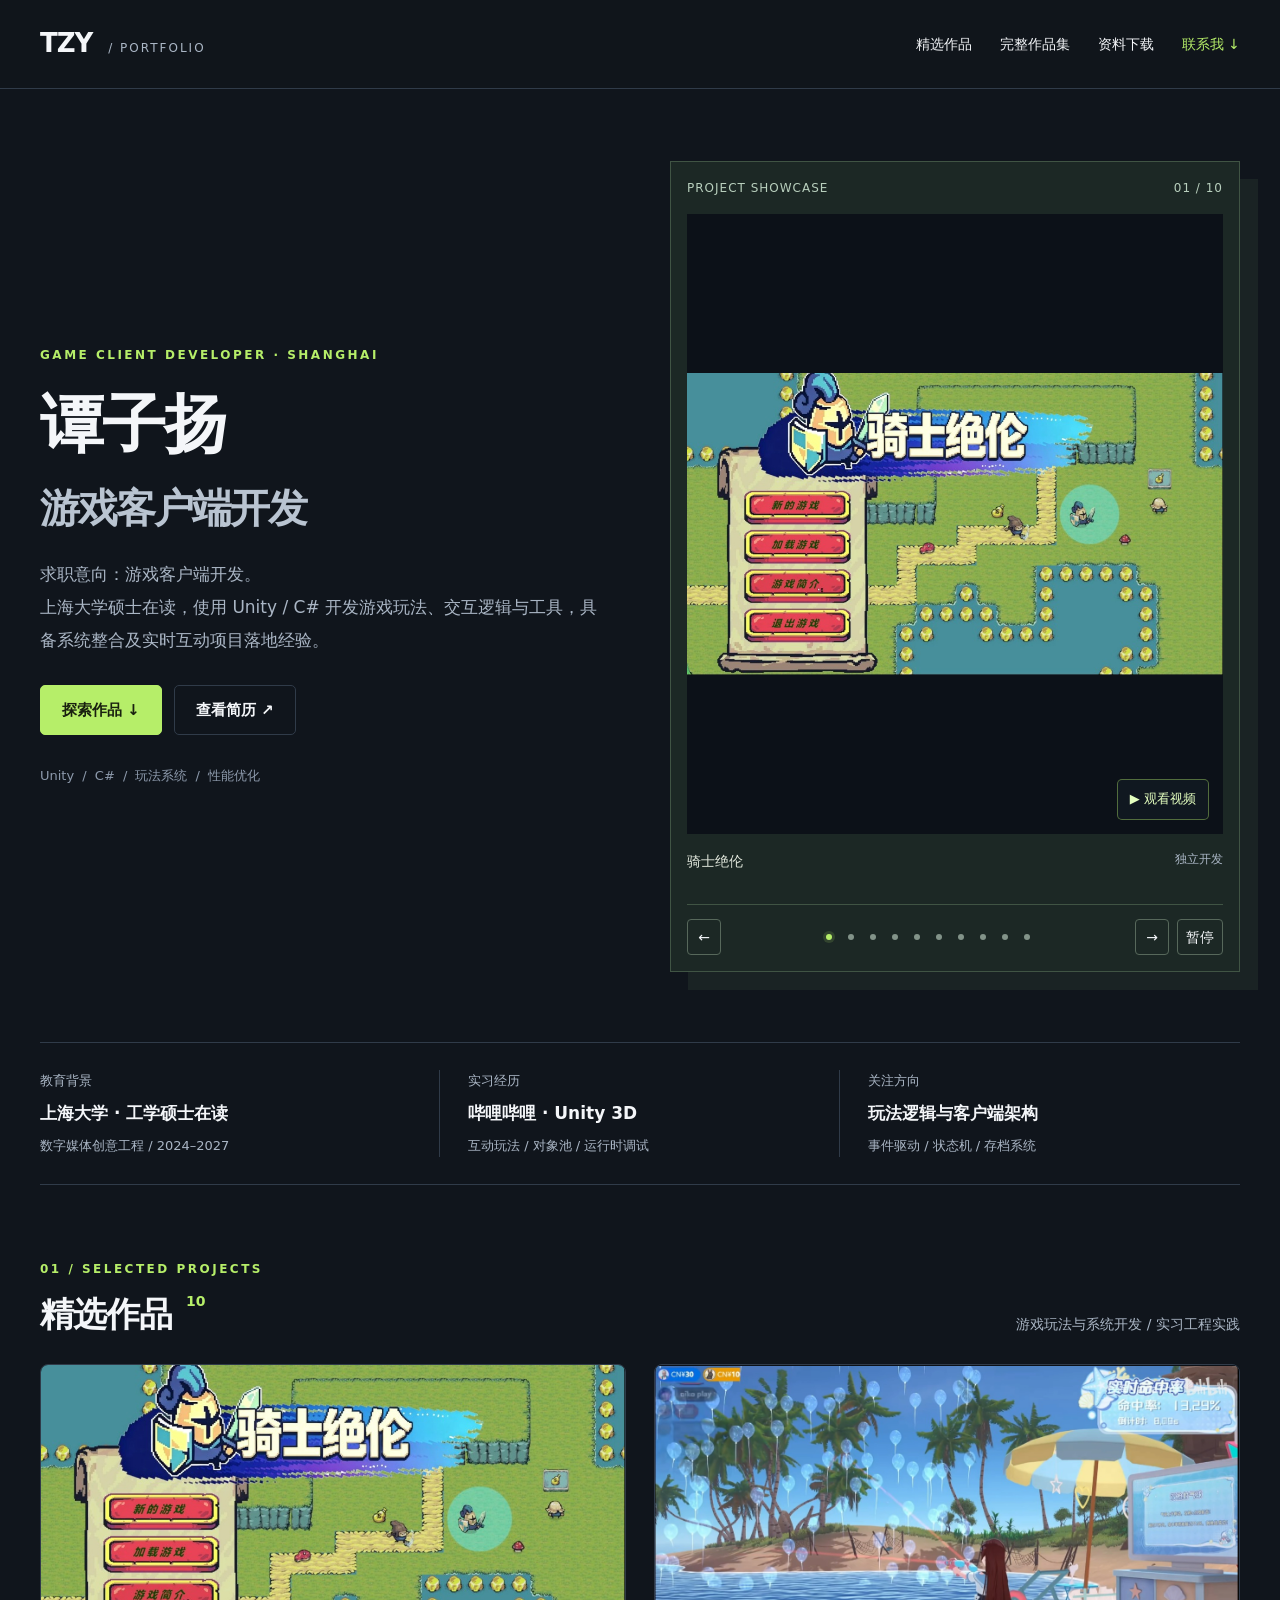
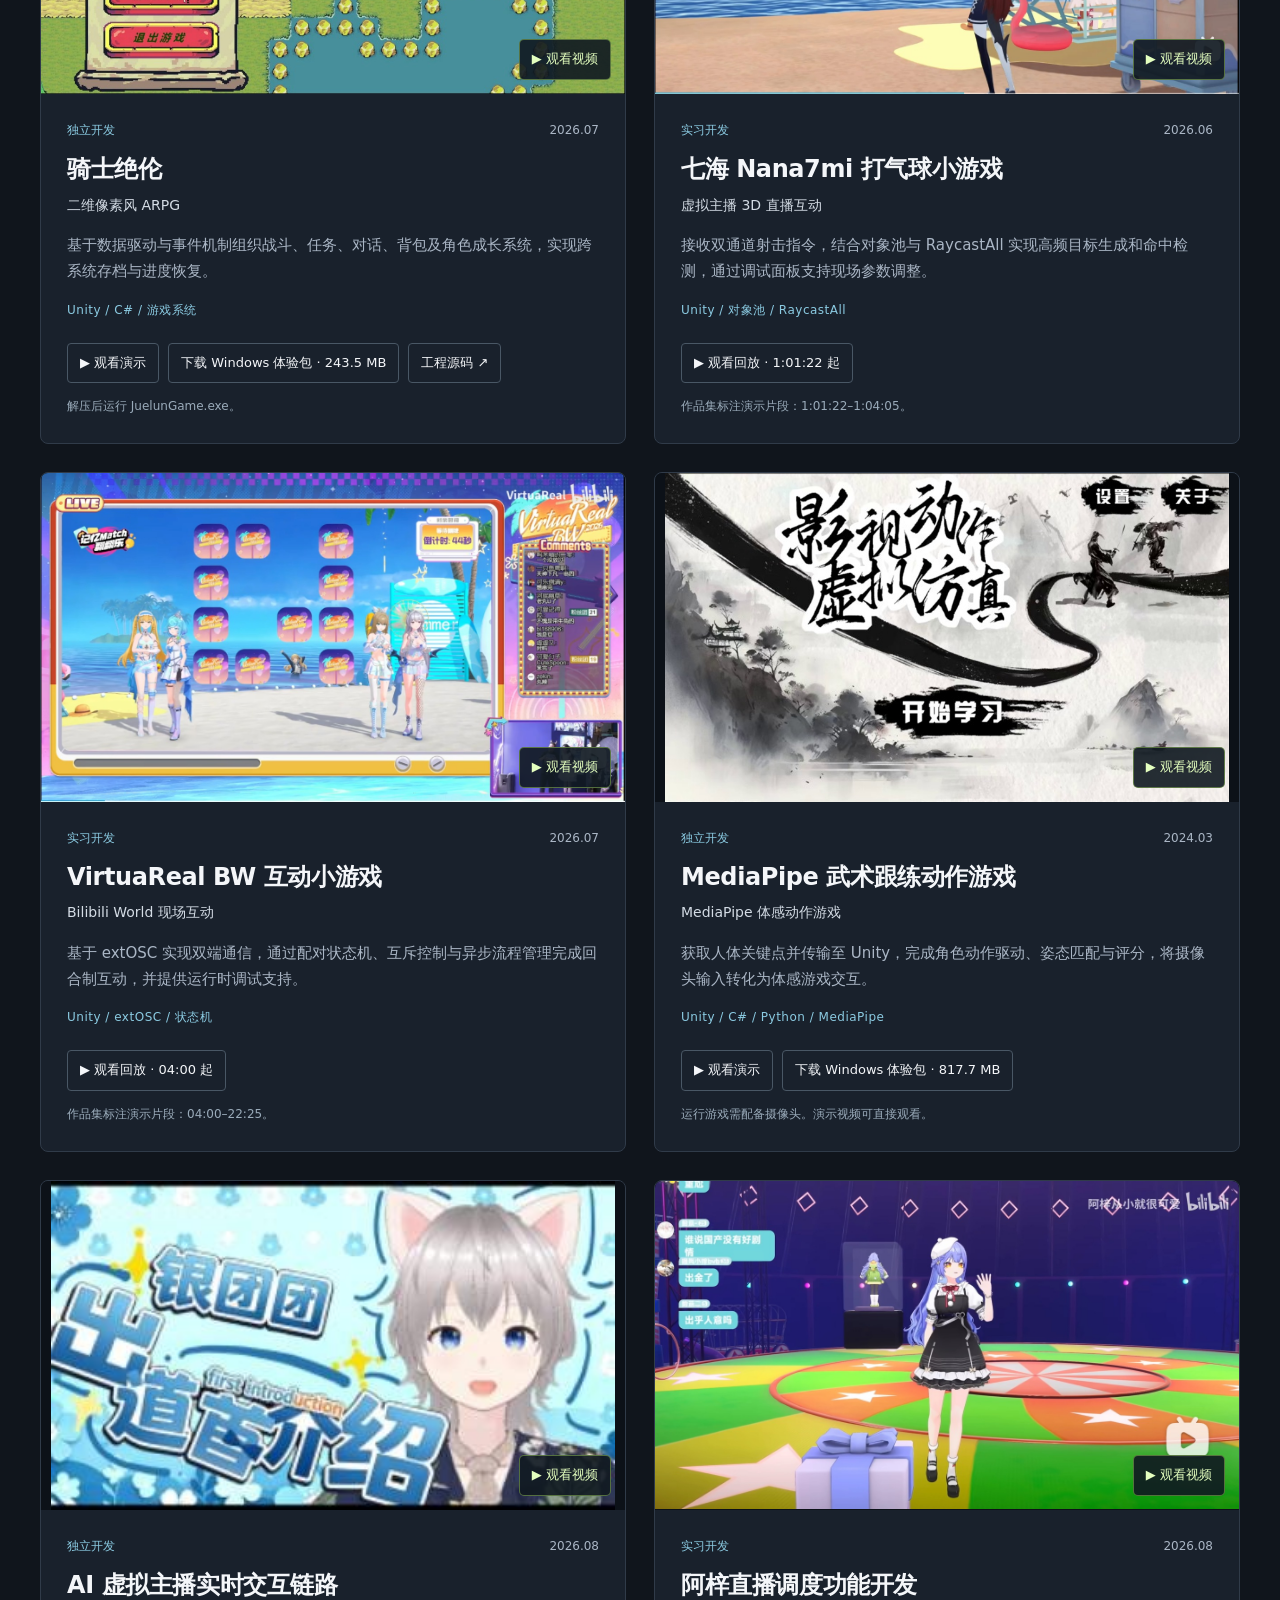
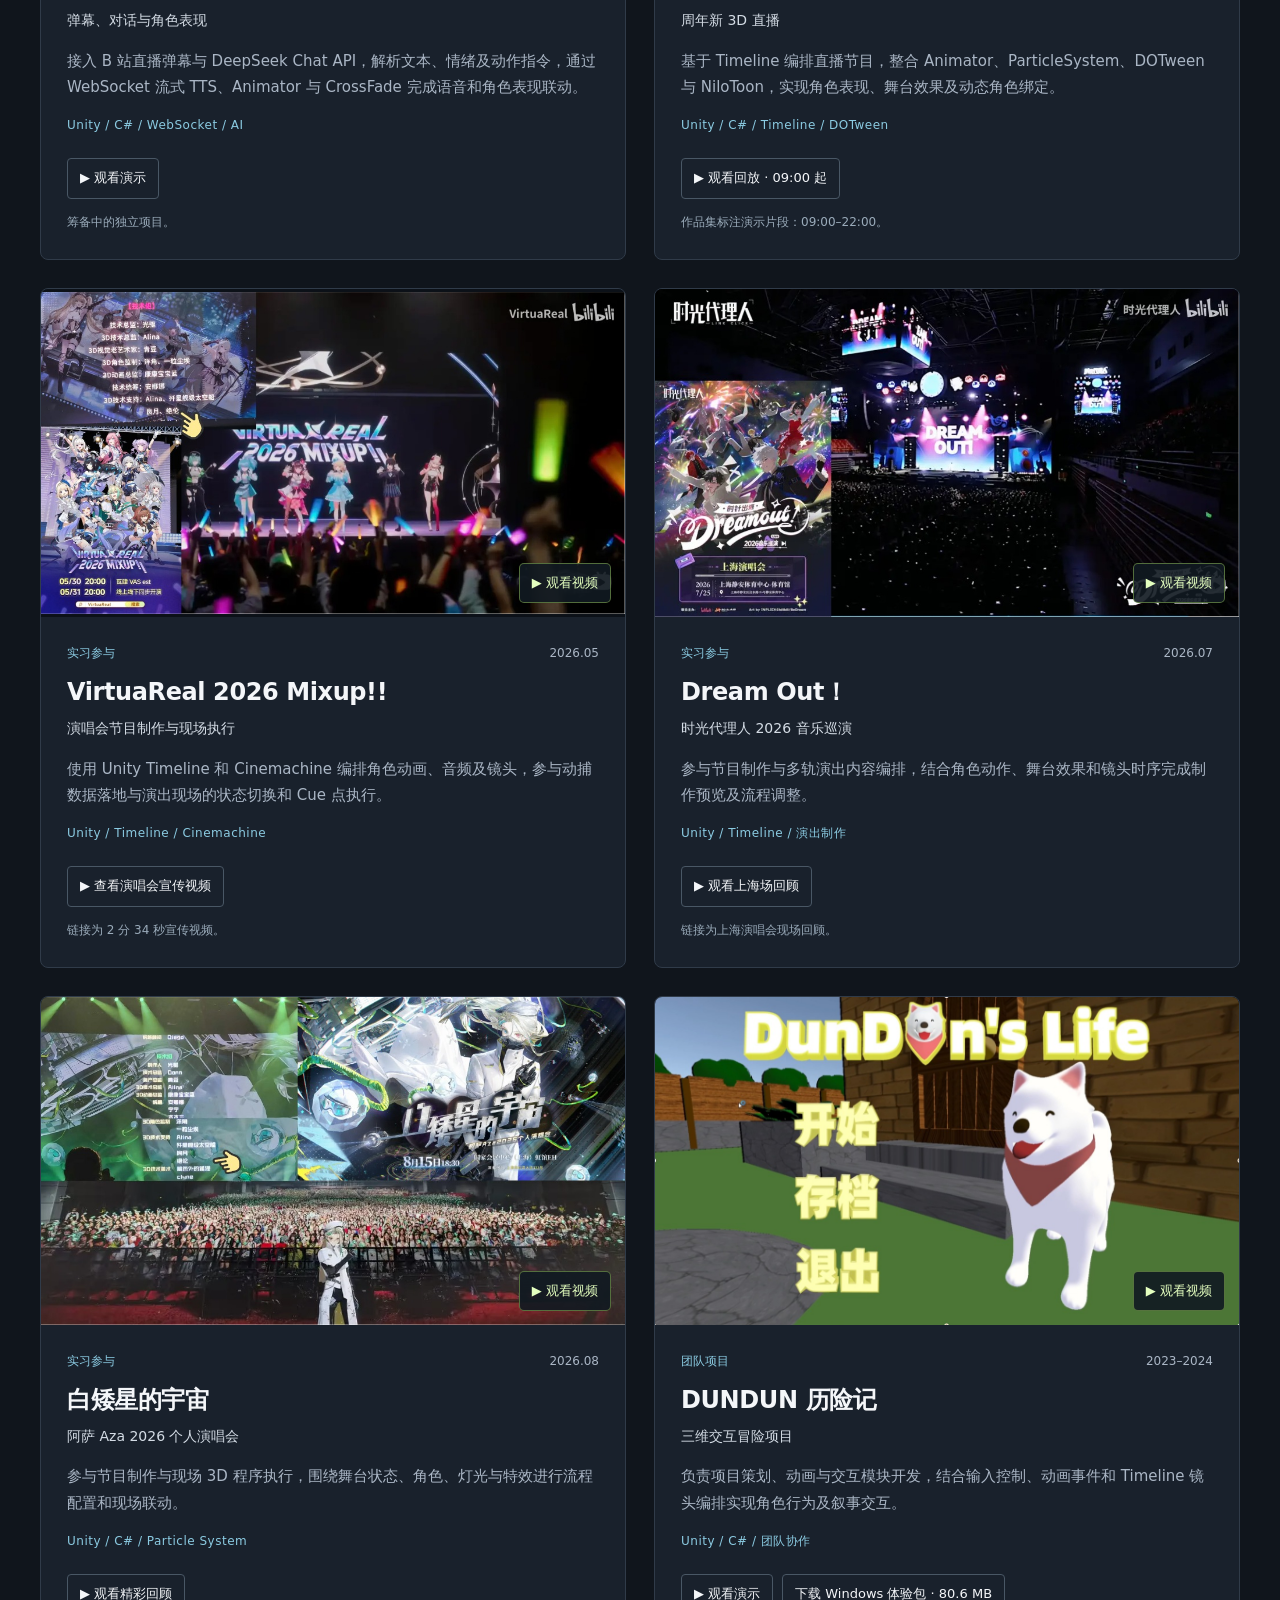
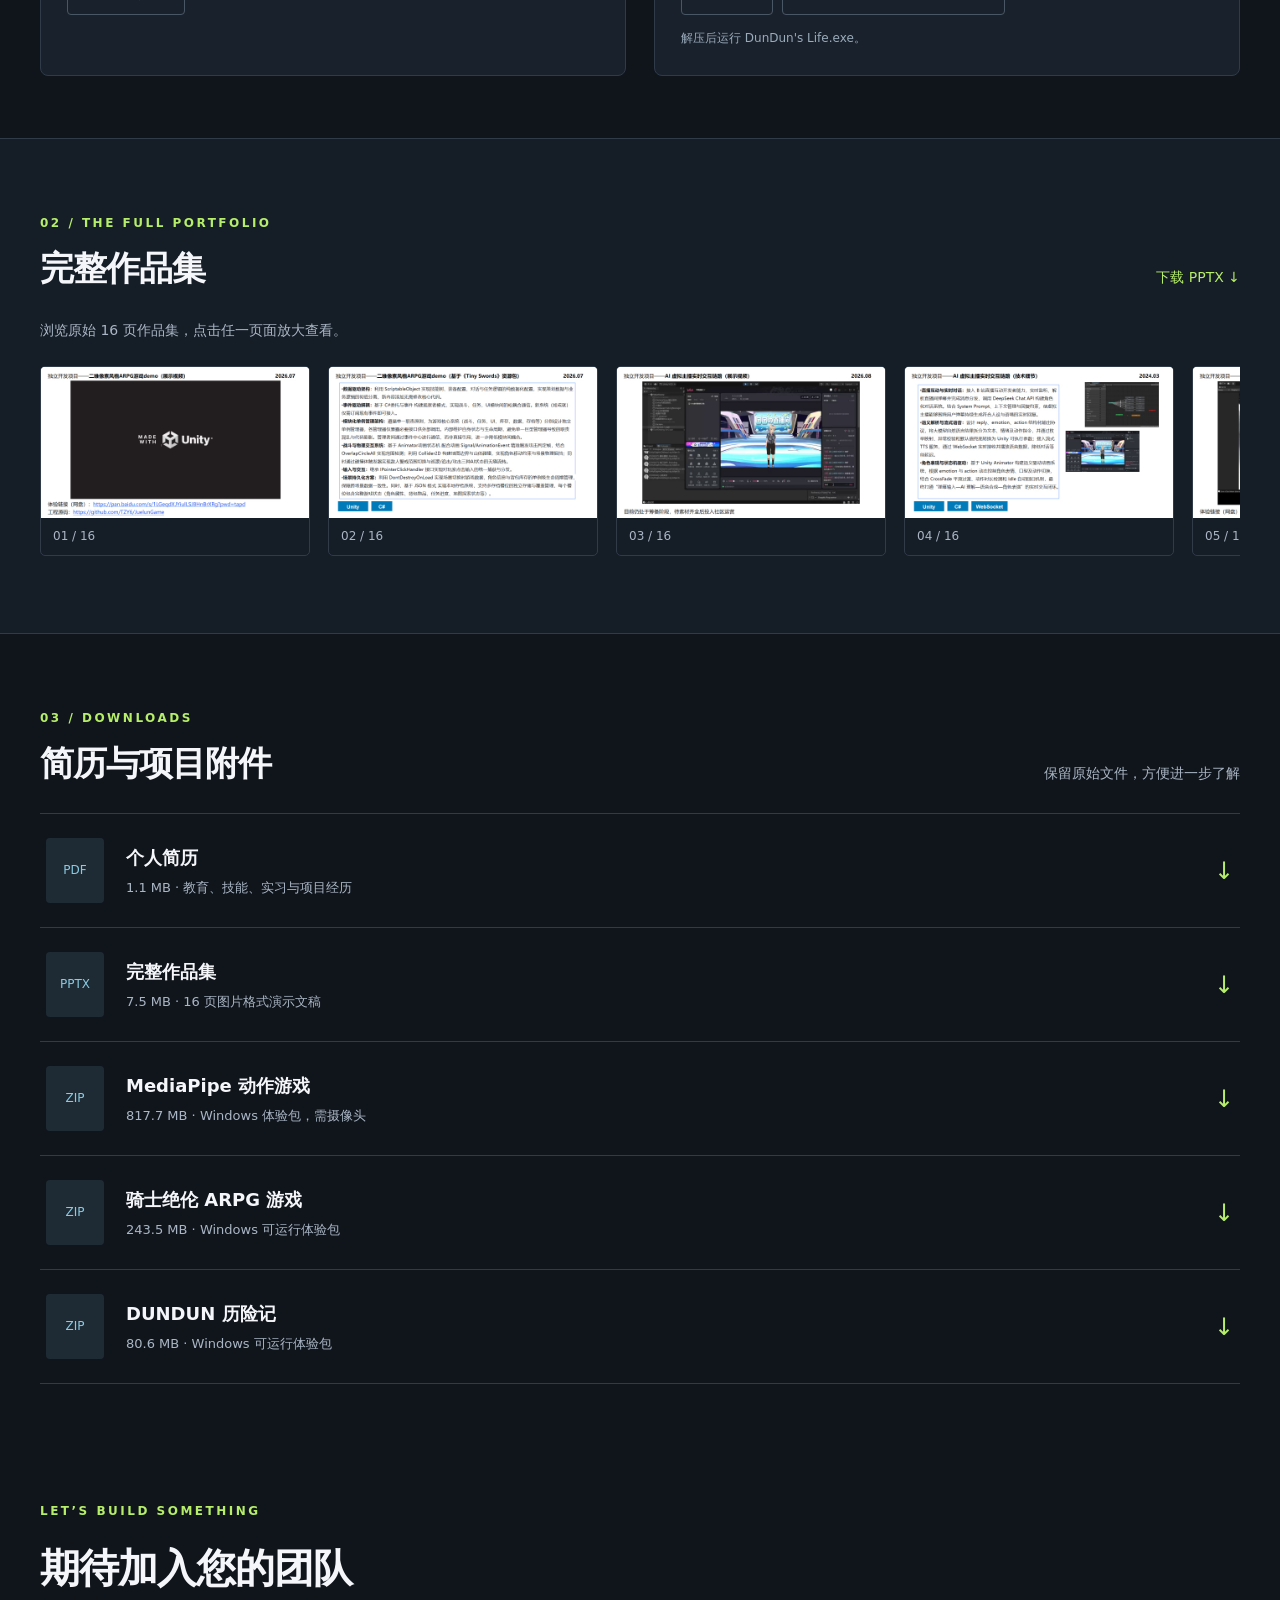
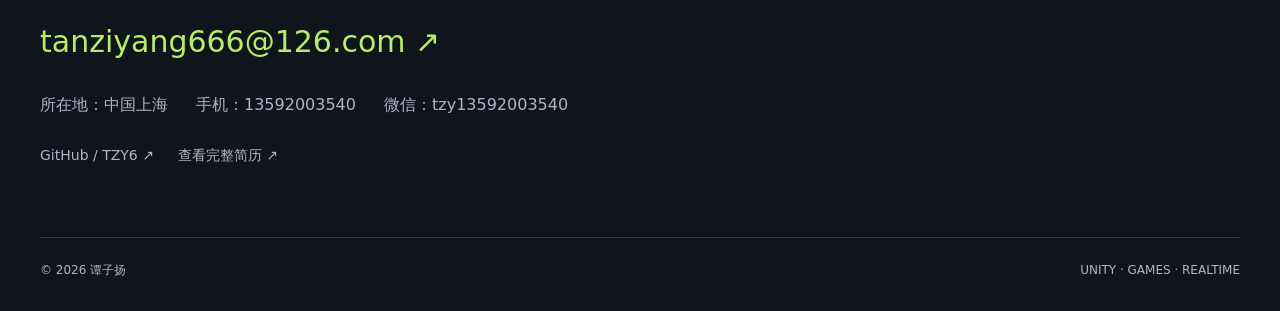
<file: index.html>
<!doctype html><html lang="zh-CN"><head><meta charset="utf-8"><meta name="viewport" content="width=device-width,initial-scale=1"><meta name="description" content="谭子扬，求职游戏客户端开发岗位。Unity / C#，游戏玩法系统、状态管理、交互逻辑与性能优化实践。"><title>谭子扬 · 游戏客户端开发作品集</title><link rel="stylesheet" href="style.css"><link rel="stylesheet" href="carousel.css"></head><body>
<a class="skip" href="#projects">跳到作品</a><header><nav class="wrap"><a href="#" class="brand">TZY<span> / PORTFOLIO</span></a><div class="nav-links"><a href="#projects">精选作品</a><a href="#portfolio">完整作品集</a><a href="#downloads">资料下载</a><a href="#contact" class="contact-nav">联系我 ↓</a></div></nav></header>
<main><section class="hero wrap"><div class="hero-copy"><p class="eyebrow">GAME CLIENT DEVELOPER · SHANGHAI</p><h1>谭子扬<span>游戏客户端开发</span></h1><p class="lead">求职意向：游戏客户端开发。<br>上海大学硕士在读，使用 Unity / C# 开发游戏玩法、交互逻辑与工具，具备系统整合及实时互动项目落地经验。</p><div class="hero-actions"><a class="primary" href="#projects">探索作品 ↓</a><a class="secondary" href="files/resume.pdf?v=504ba81d4fac" target="_blank" rel="noopener">查看简历 ↗</a></div><div class="hero-tags">Unity / C# / 玩法系统 / 性能优化</div></div><div class="hero-art carousel" id="project-carousel" role="region" aria-roledescription="轮播" aria-label="项目视频预览"><div class="art-top"><span>PROJECT SHOWCASE</span><span id="carousel-count">01 / 10</span></div><a id="carousel-link" class="carousel-preview" href="watch-arpg.html" aria-label="观看骑士绝伦视频"><img id="carousel-image" class="hero-image" src="assets/cover-01.jpg" alt="骑士绝伦项目预览" width="900" height="620"><span class="cover-play" aria-hidden="true">▶ 观看视频</span></a><div class="art-bottom"><span id="carousel-title">骑士绝伦</span><span id="carousel-kind">独立开发</span></div><div class="carousel-controls"><button id="carousel-prev" type="button" aria-label="上一个项目">←</button><div class="carousel-dots" role="group" aria-label="选择项目"></div><button id="carousel-next" type="button" aria-label="下一个项目">→</button><button id="carousel-pause" type="button" aria-label="暂停自动轮播" aria-pressed="false">暂停</button></div><span class="sr-only" id="carousel-status" role="status" aria-live="polite"></span></div></section>
<div class="experience wrap"><div><span>教育背景</span><strong>上海大学 · 工学硕士在读</strong><small>数字媒体创意工程 / 2024–2027</small></div><div><span>实习经历</span><strong>哔哩哔哩 · Unity 3D</strong><small>互动玩法 / 对象池 / 运行时调试</small></div><div><span>关注方向</span><strong>玩法逻辑与客户端架构</strong><small>事件驱动 / 状态机 / 存档系统</small></div></div>
<section class="wrap section" id="projects"><div class="section-head"><div><p class="eyebrow">01 / SELECTED PROJECTS</p><h2>精选作品<span>10</span></h2></div><p>游戏玩法与系统开发 / 实习工程实践</p></div><div class="projects"><article class="project" id="arpg"><a class="cover" href="watch-arpg.html" aria-label="观看骑士绝伦视频"><img src="assets/cover-01.jpg" alt="骑士绝伦作品画面" loading="lazy" width="800" height="450"><span class="cover-play" aria-hidden="true">▶ 观看视频</span></a><div class="project-body"><div class="meta"><span>独立开发</span><span>2026.07</span></div><h3>骑士绝伦</h3><div class="project-sub">二维像素风 ARPG</div><p>基于数据驱动与事件机制组织战斗、任务、对话、背包及角色成长系统，实现跨系统存档与进度恢复。</p><div class="tech">Unity / C# / 游戏系统</div><div class="project-actions"><a class="action" href="watch-arpg.html">▶ 观看演示</a><a class="action" href="https://github.com/TZY6/TZY6.github.io/releases/download/portfolio-assets-2026-09/arpg-demo.zip" download>下载 Windows 体验包 · 243.5 MB</a><a class="action" href="https://github.com/TZY6/JuelunGame" target="_blank" rel="noopener noreferrer">工程源码 ↗</a></div><p class="note">解压后运行 JuelunGame.exe。</p></div></article><article class="project" id="nana"><a class="cover" href="https://www.bilibili.com/video/BV1Vija6dEW9/?p=1&amp;t=3682" target="_blank" rel="noopener noreferrer" aria-label="观看七海 Nana7mi 打气球小游戏视频"><img src="assets/cover-07.jpg" alt="七海 Nana7mi 打气球小游戏作品画面" loading="lazy" width="800" height="450"><span class="cover-play" aria-hidden="true">▶ 观看视频</span></a><div class="project-body"><div class="meta"><span>实习开发</span><span>2026.06</span></div><h3>七海 Nana7mi 打气球小游戏</h3><div class="project-sub">虚拟主播 3D 直播互动</div><p>接收双通道射击指令，结合对象池与 RaycastAll 实现高频目标生成和命中检测，通过调试面板支持现场参数调整。</p><div class="tech">Unity / 对象池 / RaycastAll</div><div class="project-actions"><a class="action" href="https://www.bilibili.com/video/BV1Vija6dEW9/?p=1&amp;t=3682" target="_blank" rel="noopener noreferrer">▶ 观看回放 · 1:01:22 起</a></div><p class="note">作品集标注演示片段：1:01:22–1:04:05。</p></div></article><article class="project" id="bw"><a class="cover" href="https://www.bilibili.com/video/BV1pvKg6DEw5/?t=240" target="_blank" rel="noopener noreferrer" aria-label="观看VirtuaReal BW 互动小游戏视频"><img src="assets/cover-05.jpg" alt="VirtuaReal BW 互动小游戏作品画面" loading="lazy" width="800" height="450"><span class="cover-play" aria-hidden="true">▶ 观看视频</span></a><div class="project-body"><div class="meta"><span>实习开发</span><span>2026.07</span></div><h3>VirtuaReal BW 互动小游戏</h3><div class="project-sub">Bilibili World 现场互动</div><p>基于 extOSC 实现双端通信，通过配对状态机、互斥控制与异步流程管理完成回合制互动，并提供运行时调试支持。</p><div class="tech">Unity / extOSC / 状态机</div><div class="project-actions"><a class="action" href="https://www.bilibili.com/video/BV1pvKg6DEw5/?t=240" target="_blank" rel="noopener noreferrer">▶ 观看回放 · 04:00 起</a></div><p class="note">作品集标注演示片段：04:00–22:25。</p></div></article><article class="project" id="mediapipe"><a class="cover" href="watch.html" aria-label="观看MediaPipe 武术跟练动作游戏视频"><img src="assets/cover-03.jpg" alt="MediaPipe 武术跟练动作游戏作品画面" loading="lazy" width="800" height="450"><span class="cover-play" aria-hidden="true">▶ 观看视频</span></a><div class="project-body"><div class="meta"><span>独立开发</span><span>2024.03</span></div><h3>MediaPipe 武术跟练动作游戏</h3><div class="project-sub">MediaPipe 体感动作游戏</div><p>获取人体关键点并传输至 Unity，完成角色动作驱动、姿态匹配与评分，将摄像头输入转化为体感游戏交互。</p><div class="tech">Unity / C# / Python / MediaPipe</div><div class="project-actions"><a class="action" href="watch.html">▶ 观看演示</a><a class="action" href="https://github.com/TZY6/TZY6.github.io/releases/download/portfolio-assets-2026-09/mediapipe-game.zip" download>下载 Windows 体验包 · 817.7 MB</a></div><p class="note">运行游戏需配备摄像头。演示视频可直接观看。</p></div></article><article class="project" id="ai"><a class="cover" href="watch-ai.html" aria-label="观看AI 虚拟主播实时交互链路视频"><img src="assets/cover-17.jpg" alt="AI 虚拟主播实时交互链路作品画面" loading="lazy" width="800" height="450"><span class="cover-play" aria-hidden="true">▶ 观看视频</span></a><div class="project-body"><div class="meta"><span>独立开发</span><span>2026.08</span></div><h3>AI 虚拟主播实时交互链路</h3><div class="project-sub">弹幕、对话与角色表现</div><p>接入 B 站直播弹幕与 DeepSeek Chat API，解析文本、情绪及动作指令，通过 WebSocket 流式 TTS、Animator 与 CrossFade 完成语音和角色表现联动。</p><div class="tech">Unity / C# / WebSocket / AI</div><div class="project-actions"><a class="action" href="watch-ai.html">▶ 观看演示</a></div><p class="note">筹备中的独立项目。</p></div></article><article class="project" id="azusa"><a class="cover" href="https://www.bilibili.com/video/BV1QHtN66EXs/?t=540" target="_blank" rel="noopener noreferrer" aria-label="观看阿梓直播调度功能开发视频"><img src="assets/cover-18.jpg" alt="阿梓直播调度功能开发作品画面" loading="lazy" width="800" height="450"><span class="cover-play" aria-hidden="true">▶ 观看视频</span></a><div class="project-body"><div class="meta"><span>实习开发</span><span>2026.08</span></div><h3>阿梓直播调度功能开发</h3><div class="project-sub">周年新 3D 直播</div><p>基于 Timeline 编排直播节目，整合 Animator、ParticleSystem、DOTween 与 NiloToon，实现角色表现、舞台效果及动态角色绑定。</p><div class="tech">Unity / C# / Timeline / DOTween</div><div class="project-actions"><a class="action" href="https://www.bilibili.com/video/BV1QHtN66EXs/?t=540" target="_blank" rel="noopener noreferrer">▶ 观看回放 · 09:00 起</a></div><p class="note">作品集标注演示片段：09:00–22:00。</p></div></article><article class="project" id="mixup"><a class="cover" href="https://www.bilibili.com/video/BV1kxojBfERs/" target="_blank" rel="noopener noreferrer" aria-label="观看VirtuaReal 2026 Mixup!!视频"><img src="assets/cover-09.jpg" alt="VirtuaReal 2026 Mixup!!作品画面" loading="lazy" width="800" height="450"><span class="cover-play" aria-hidden="true">▶ 观看视频</span></a><div class="project-body"><div class="meta"><span>实习参与</span><span>2026.05</span></div><h3>VirtuaReal 2026 Mixup!!</h3><div class="project-sub">演唱会节目制作与现场执行</div><p>使用 Unity Timeline 和 Cinemachine 编排角色动画、音频及镜头，参与动捕数据落地与演出现场的状态切换和 Cue 点执行。</p><div class="tech">Unity / Timeline / Cinemachine</div><div class="project-actions"><a class="action" href="https://www.bilibili.com/video/BV1kxojBfERs/" target="_blank" rel="noopener noreferrer">▶ 查看演唱会宣传视频</a></div><p class="note">链接为 2 分 34 秒宣传视频。</p></div></article><article class="project" id="dream"><a class="cover" href="https://www.bilibili.com/video/BV1sB336KENE/" target="_blank" rel="noopener noreferrer" aria-label="观看Dream Out！视频"><img src="assets/cover-10.jpg" alt="Dream Out！作品画面" loading="lazy" width="800" height="450"><span class="cover-play" aria-hidden="true">▶ 观看视频</span></a><div class="project-body"><div class="meta"><span>实习参与</span><span>2026.07</span></div><h3>Dream Out！</h3><div class="project-sub">时光代理人 2026 音乐巡演</div><p>参与节目制作与多轨演出内容编排，结合角色动作、舞台效果和镜头时序完成制作预览及流程调整。</p><div class="tech">Unity / Timeline / 演出制作</div><div class="project-actions"><a class="action" href="https://www.bilibili.com/video/BV1sB336KENE/" target="_blank" rel="noopener noreferrer">▶ 观看上海场回顾</a></div><p class="note">链接为上海演唱会现场回顾。</p></div></article><article class="project" id="aza"><a class="cover" href="https://www.bilibili.com/video/BV1UAh36ZE3q/" target="_blank" rel="noopener noreferrer" aria-label="观看白矮星的宇宙视频"><img src="assets/cover-11.jpg" alt="白矮星的宇宙作品画面" loading="lazy" width="800" height="450"><span class="cover-play" aria-hidden="true">▶ 观看视频</span></a><div class="project-body"><div class="meta"><span>实习参与</span><span>2026.08</span></div><h3>白矮星的宇宙</h3><div class="project-sub">阿萨 Aza 2026 个人演唱会</div><p>参与节目制作与现场 3D 程序执行，围绕舞台状态、角色、灯光与特效进行流程配置和现场联动。</p><div class="tech">Unity / C# / Particle System</div><div class="project-actions"><a class="action" href="https://www.bilibili.com/video/BV1UAh36ZE3q/" target="_blank" rel="noopener noreferrer">▶ 观看精彩回顾</a></div><p class="note"></p></div></article><article class="project" id="dundun"><a class="cover" href="watch-dundun.html" aria-label="观看DUNDUN 历险记视频"><img src="assets/cover-12.jpg" alt="DUNDUN 历险记作品画面" loading="lazy" width="800" height="450"><span class="cover-play" aria-hidden="true">▶ 观看视频</span></a><div class="project-body"><div class="meta"><span>团队项目</span><span>2023–2024</span></div><h3>DUNDUN 历险记</h3><div class="project-sub">三维交互冒险项目</div><p>负责项目策划、动画与交互模块开发，结合输入控制、动画事件和 Timeline 镜头编排实现角色行为及叙事交互。</p><div class="tech">Unity / C# / 团队协作</div><div class="project-actions"><a class="action" href="watch-dundun.html">▶ 观看演示</a><a class="action" href="https://github.com/TZY6/TZY6.github.io/releases/download/portfolio-assets-2026-09/dundun-game.zip" download>下载 Windows 体验包 · 80.6 MB</a></div><p class="note">解压后运行 DunDun's Life.exe。</p></div></article></div></section>
<section class="section portfolio-section" id="portfolio"><div class="wrap"><div class="section-head"><div><p class="eyebrow">02 / THE FULL PORTFOLIO</p><h2>完整作品集</h2></div><a href="files/portfolio.pptx" class="text-link" download>下载 PPTX ↓</a></div><p class="section-intro">浏览原始 16 页作品集，点击任一页面放大查看。</p><div class="slides"><button class="slide-thumb" data-slide="1" aria-label="打开作品集第 1 页"><img src="assets/page-01.jpg" alt="作品集第 1 页" loading="lazy" width="320" height="180"><span>01 / 16</span></button><button class="slide-thumb" data-slide="2" aria-label="打开作品集第 2 页"><img src="assets/page-02.jpg" alt="作品集第 2 页" loading="lazy" width="320" height="180"><span>02 / 16</span></button><button class="slide-thumb" data-slide="3" aria-label="打开作品集第 3 页"><img src="assets/page-03.jpg" alt="作品集第 3 页" loading="lazy" width="320" height="180"><span>03 / 16</span></button><button class="slide-thumb" data-slide="4" aria-label="打开作品集第 4 页"><img src="assets/page-04.jpg" alt="作品集第 4 页" loading="lazy" width="320" height="180"><span>04 / 16</span></button><button class="slide-thumb" data-slide="5" aria-label="打开作品集第 5 页"><img src="assets/page-05.jpg" alt="作品集第 5 页" loading="lazy" width="320" height="180"><span>05 / 16</span></button><button class="slide-thumb" data-slide="6" aria-label="打开作品集第 6 页"><img src="assets/page-06.jpg" alt="作品集第 6 页" loading="lazy" width="320" height="180"><span>06 / 16</span></button><button class="slide-thumb" data-slide="7" aria-label="打开作品集第 7 页"><img src="assets/page-07.jpg" alt="作品集第 7 页" loading="lazy" width="320" height="180"><span>07 / 16</span></button><button class="slide-thumb" data-slide="8" aria-label="打开作品集第 8 页"><img src="assets/page-08.jpg" alt="作品集第 8 页" loading="lazy" width="320" height="180"><span>08 / 16</span></button><button class="slide-thumb" data-slide="9" aria-label="打开作品集第 9 页"><img src="assets/page-09.jpg" alt="作品集第 9 页" loading="lazy" width="320" height="180"><span>09 / 16</span></button><button class="slide-thumb" data-slide="10" aria-label="打开作品集第 10 页"><img src="assets/page-10.jpg" alt="作品集第 10 页" loading="lazy" width="320" height="180"><span>10 / 16</span></button><button class="slide-thumb" data-slide="11" aria-label="打开作品集第 11 页"><img src="assets/page-11.jpg" alt="作品集第 11 页" loading="lazy" width="320" height="180"><span>11 / 16</span></button><button class="slide-thumb" data-slide="12" aria-label="打开作品集第 12 页"><img src="assets/page-12.jpg" alt="作品集第 12 页" loading="lazy" width="320" height="180"><span>12 / 16</span></button><button class="slide-thumb" data-slide="13" aria-label="打开作品集第 13 页"><img src="assets/page-13.jpg" alt="作品集第 13 页" loading="lazy" width="320" height="180"><span>13 / 16</span></button><button class="slide-thumb" data-slide="14" aria-label="打开作品集第 14 页"><img src="assets/page-14.jpg" alt="作品集第 14 页" loading="lazy" width="320" height="180"><span>14 / 16</span></button><button class="slide-thumb" data-slide="15" aria-label="打开作品集第 15 页"><img src="assets/page-15.jpg" alt="作品集第 15 页" loading="lazy" width="320" height="180"><span>15 / 16</span></button><button class="slide-thumb" data-slide="16" aria-label="打开作品集第 16 页"><img src="assets/page-16.jpg" alt="作品集第 16 页" loading="lazy" width="320" height="180"><span>16 / 16</span></button></div></div></section>
<section class="wrap section" id="downloads"><div class="section-head"><div><p class="eyebrow">03 / DOWNLOADS</p><h2>简历与项目附件</h2></div><p>保留原始文件，方便进一步了解</p></div><div class="downloads"><a class="download-row" href="files/resume.pdf?v=504ba81d4fac" download><span class="filetype">PDF</span><span><strong>个人简历</strong><small>1.1 MB · 教育、技能、实习与项目经历</small></span><span class="download-icon" aria-label="下载">↓</span></a><a class="download-row" href="files/portfolio.pptx" download><span class="filetype">PPTX</span><span><strong>完整作品集</strong><small>7.5 MB · 16 页图片格式演示文稿</small></span><span class="download-icon" aria-label="下载">↓</span></a><a class="download-row" href="https://github.com/TZY6/TZY6.github.io/releases/download/portfolio-assets-2026-09/mediapipe-game.zip" download><span class="filetype">ZIP</span><span><strong>MediaPipe 动作游戏</strong><small>817.7 MB · Windows 体验包，需摄像头</small></span><span class="download-icon" aria-label="下载">↓</span></a><a class="download-row" href="https://github.com/TZY6/TZY6.github.io/releases/download/portfolio-assets-2026-09/arpg-demo.zip" download><span class="filetype">ZIP</span><span><strong>骑士绝伦 ARPG 游戏</strong><small>243.5 MB · Windows 可运行体验包</small></span><span class="download-icon" aria-label="下载">↓</span></a><a class="download-row" href="https://github.com/TZY6/TZY6.github.io/releases/download/portfolio-assets-2026-09/dundun-game.zip" download><span class="filetype">ZIP</span><span><strong>DUNDUN 历险记</strong><small>80.6 MB · Windows 可运行体验包</small></span><span class="download-icon" aria-label="下载">↓</span></a></div></section>
<section class="wrap contact" id="contact"><p class="eyebrow">LET’S BUILD SOMETHING</p><h2>期待加入您的团队</h2><a class="email" href="mailto:tanziyang666@126.com">tanziyang666@126.com ↗</a><div class="contact-details"><span>所在地：中国上海</span><a href="tel:13592003540">手机：13592003540</a><span>微信：<span class="wechat-id">tzy13592003540</span></span></div><div class="contact-links"><a href="https://github.com/TZY6" target="_blank" rel="noopener noreferrer">GitHub / TZY6 ↗</a><a href="files/resume.pdf?v=504ba81d4fac" target="_blank" rel="noopener">查看完整简历 ↗</a></div></section></main><footer class="wrap"><span>© 2026 谭子扬</span><span>UNITY · GAMES · REALTIME</span></footer>
<dialog id="viewer" aria-labelledby="viewer-title"><div class="viewer-toolbar"><span id="viewer-title">作品集</span><button id="close-viewer" aria-label="关闭作品集预览">关闭 ×</button></div><div class="viewer-image"><img id="slide-image" alt=""></div><div class="viewer-bottom"><button id="prev-slide">← 上一页</button><a id="original-slide" target="_blank" rel="noopener">查看原图 ↗</a><button id="next-slide">下一页 →</button></div></dialog><script src="app.js"></script><script id="carousel-data" type="application/json">[{"title": "骑士绝伦", "kind": "独立开发", "image": "assets/cover-01.jpg", "url": "watch-arpg.html"}, {"title": "七海 Nana7mi 打气球小游戏", "kind": "实习开发", "image": "assets/cover-07.jpg", "url": "https://www.bilibili.com/video/BV1Vija6dEW9/?p=1&t=3682"}, {"title": "VirtuaReal BW 互动小游戏", "kind": "实习开发", "image": "assets/cover-05.jpg", "url": "https://www.bilibili.com/video/BV1pvKg6DEw5/?t=240"}, {"title": "MediaPipe 武术跟练动作游戏", "kind": "独立开发", "image": "assets/cover-03.jpg", "url": "watch.html"}, {"title": "AI 虚拟主播实时交互链路", "kind": "独立开发", "image": "assets/cover-17.jpg", "url": "watch-ai.html"}, {"title": "阿梓直播调度功能开发", "kind": "实习开发", "image": "assets/cover-18.jpg", "url": "https://www.bilibili.com/video/BV1QHtN66EXs/?t=540"}, {"title": "VirtuaReal 2026 Mixup!!", "kind": "实习参与", "image": "assets/cover-09.jpg", "url": "https://www.bilibili.com/video/BV1kxojBfERs/"}, {"title": "Dream Out！", "kind": "实习参与", "image": "assets/cover-10.jpg", "url": "https://www.bilibili.com/video/BV1sB336KENE/"}, {"title": "白矮星的宇宙", "kind": "实习参与", "image": "assets/cover-11.jpg", "url": "https://www.bilibili.com/video/BV1UAh36ZE3q/"}, {"title": "DUNDUN 历险记", "kind": "团队项目", "image": "assets/cover-12.jpg", "url": "watch-dundun.html"}]</script><script src="carousel.js"></script></body></html>
</file>
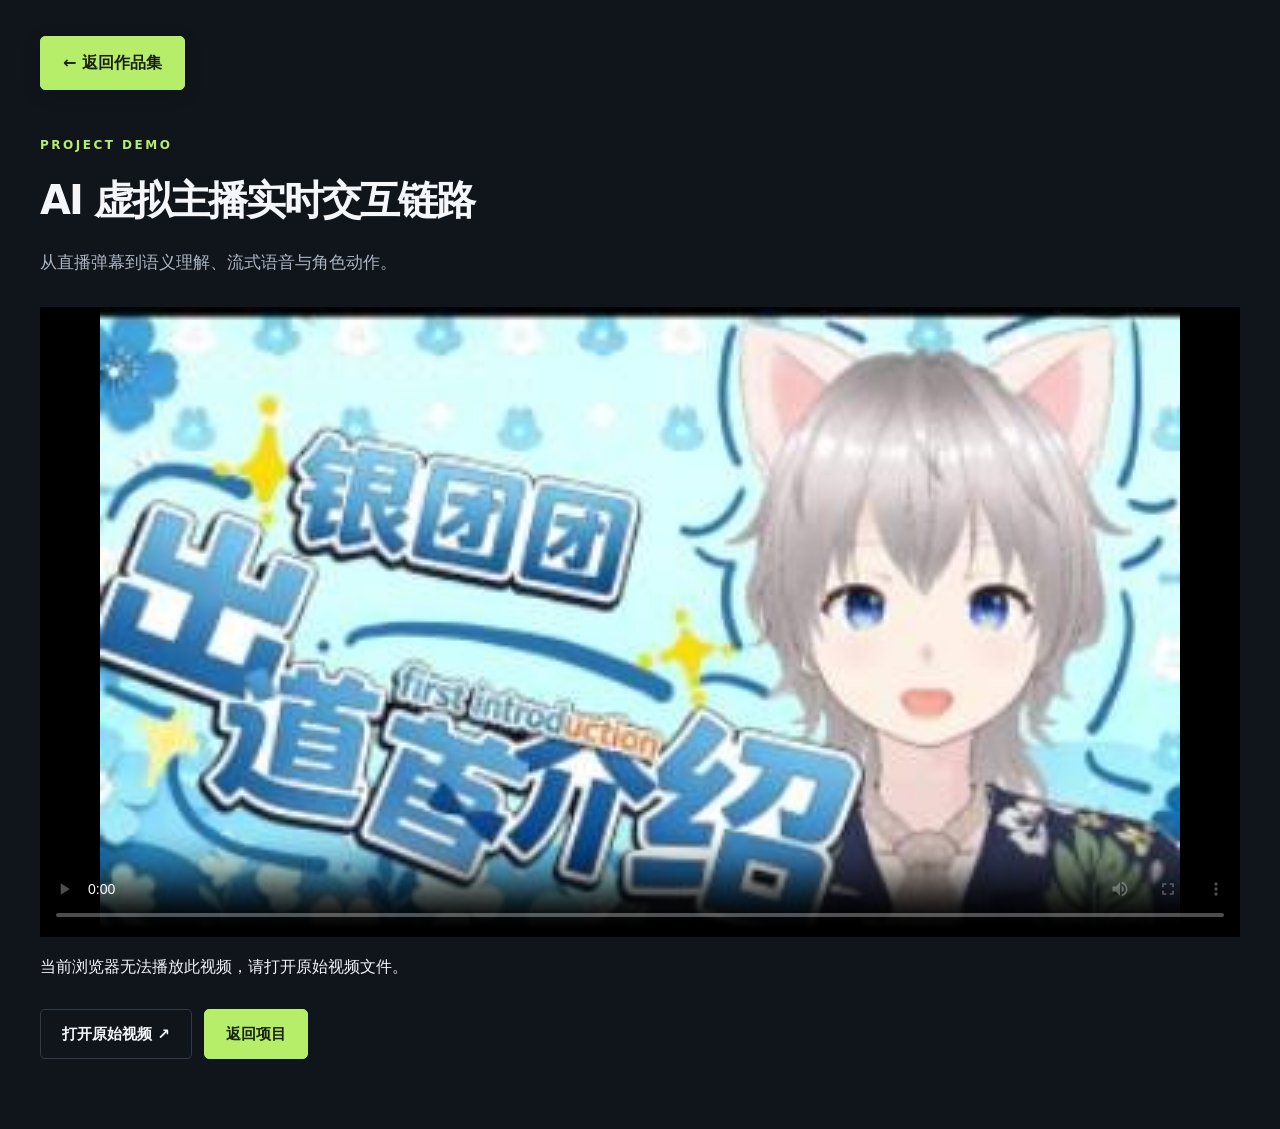
<file: watch-ai.html>
<!doctype html><html lang="zh-CN"><head><meta charset="utf-8"><meta name="viewport" content="width=device-width,initial-scale=1"><title>AI 虚拟主播实时交互链路 · 谭子扬</title><link rel="stylesheet" href="style.css"></head><body><main class="wrap watch"><a class="primary back-to-portfolio" href="index.html#ai">← 返回作品集</a><p class="eyebrow">PROJECT DEMO</p><h1>AI 虚拟主播实时交互链路</h1><p class="lead">从直播弹幕到语义理解、流式语音与角色动作。</p><video controls playsinline preload="metadata" poster="assets/cover-17.jpg" aria-label="AI 虚拟主播实时交互链路"><source src="https://github.com/TZY6/TZY6.github.io/releases/download/portfolio-assets-2026-09/ai-demo.mp4" type="video/mp4">当前浏览器不支持视频播放。</video><p id="video-error" hidden>当前浏览器无法播放此视频，请打开原始视频文件。</p><div class="hero-actions"><a class="secondary" href="https://github.com/TZY6/TZY6.github.io/releases/download/portfolio-assets-2026-09/ai-demo.mp4" target="_blank" rel="noopener">打开原始视频 ↗</a><a class="primary" href="index.html#ai">返回项目</a></div></main><script>const showError=()=>document.getElementById('video-error').hidden=false;document.querySelector('video').addEventListener('error',showError);document.querySelector('source').addEventListener('error',showError);</script></body></html>
</file>
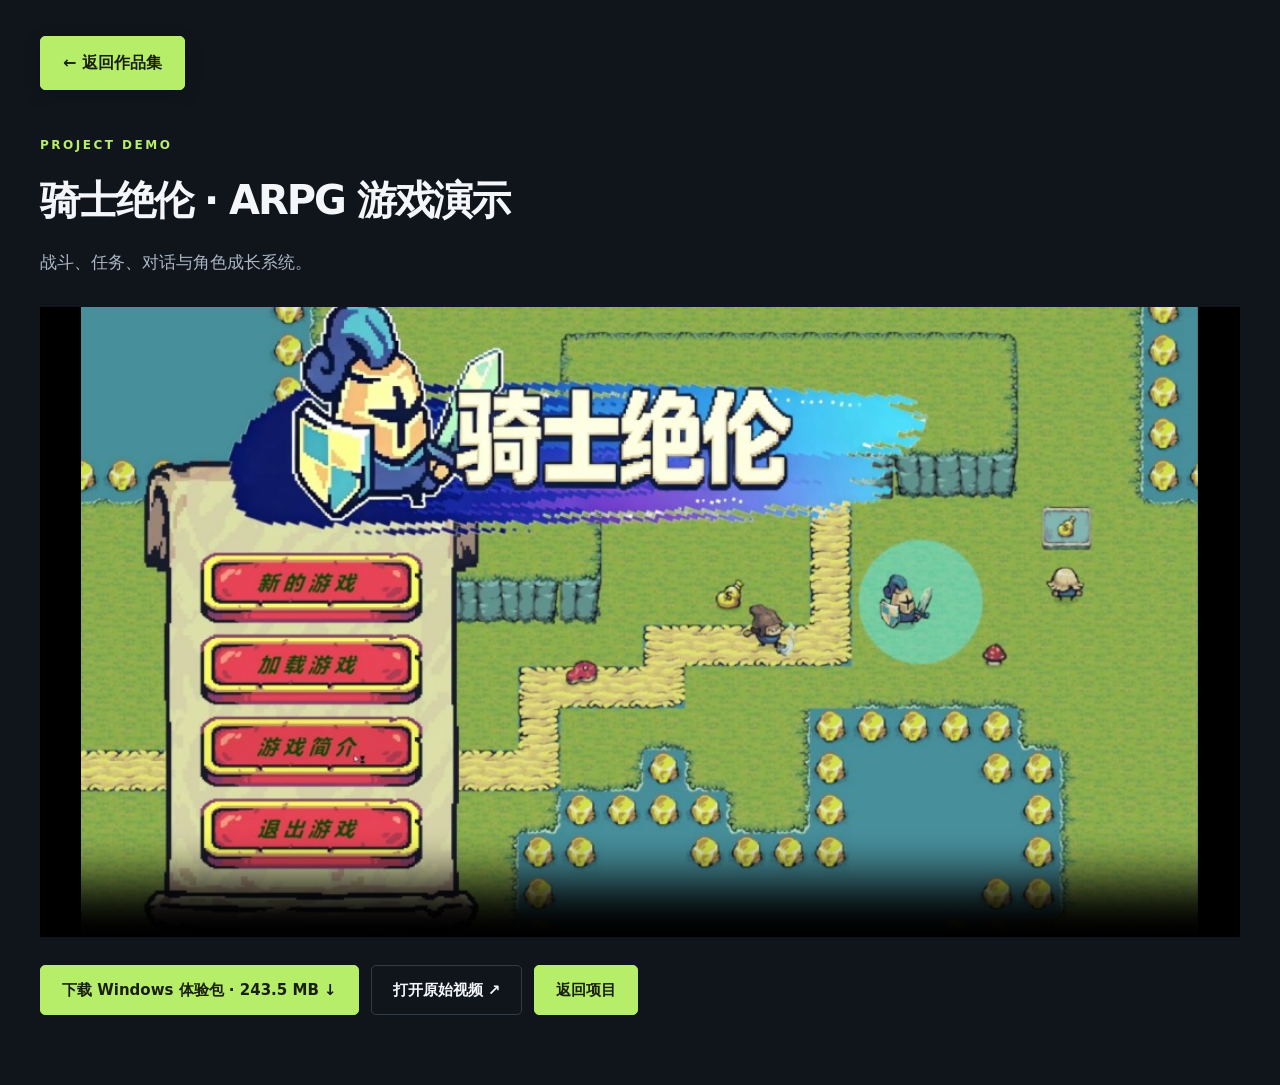
<file: watch-arpg.html>
<!doctype html><html lang="zh-CN"><head><meta charset="utf-8"><meta name="viewport" content="width=device-width,initial-scale=1"><title>骑士绝伦 · ARPG 游戏演示 · 谭子扬</title><link rel="stylesheet" href="style.css"></head><body><main class="wrap watch"><a class="primary back-to-portfolio" href="index.html#arpg">← 返回作品集</a><p class="eyebrow">PROJECT DEMO</p><h1>骑士绝伦 · ARPG 游戏演示</h1><p class="lead">战斗、任务、对话与角色成长系统。</p><video controls playsinline preload="metadata" poster="assets/cover-01.jpg" aria-label="骑士绝伦 · ARPG 游戏演示"><source src="https://github.com/TZY6/TZY6.github.io/releases/download/portfolio-assets-2026-09/arpg-demo.mp4" type="video/mp4">当前浏览器不支持视频播放。</video><p id="video-error" hidden>当前浏览器无法播放此视频，请打开原始视频文件。</p><div class="hero-actions"><a class="primary" href="https://github.com/TZY6/TZY6.github.io/releases/download/portfolio-assets-2026-09/arpg-demo.zip" download>下载 Windows 体验包 · 243.5 MB ↓</a><a class="secondary" href="https://github.com/TZY6/TZY6.github.io/releases/download/portfolio-assets-2026-09/arpg-demo.mp4" target="_blank" rel="noopener">打开原始视频 ↗</a><a class="primary" href="index.html#arpg">返回项目</a></div></main><script>const showError=()=>document.getElementById('video-error').hidden=false;document.querySelector('video').addEventListener('error',showError);document.querySelector('source').addEventListener('error',showError);</script></body></html>
</file>
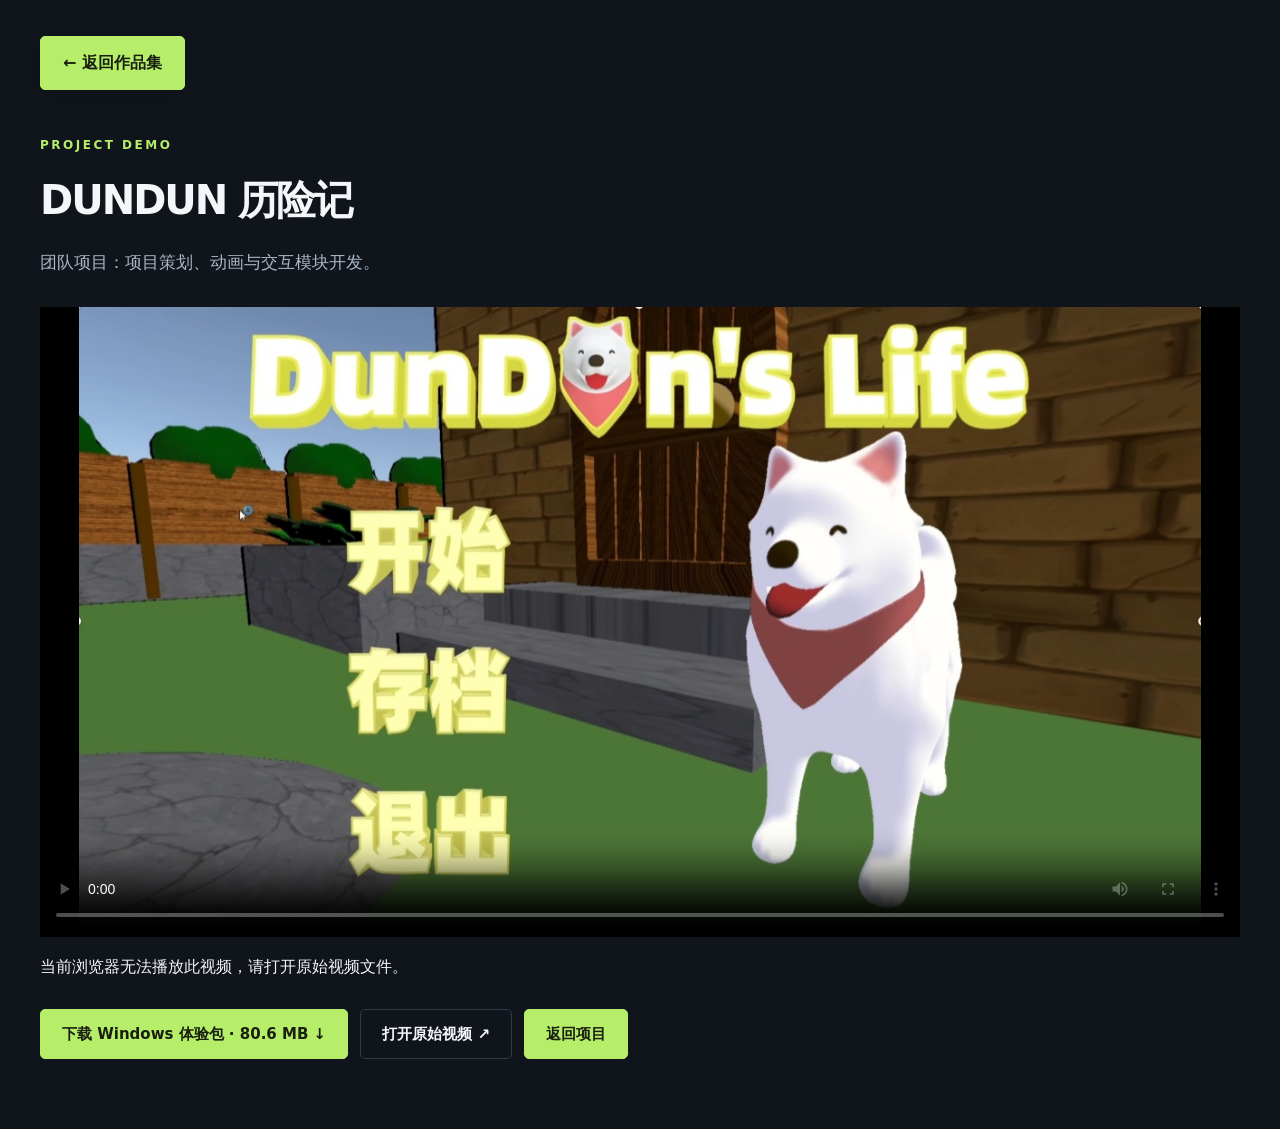
<file: watch-dundun.html>
<!doctype html><html lang="zh-CN"><head><meta charset="utf-8"><meta name="viewport" content="width=device-width,initial-scale=1"><title>DUNDUN 历险记 · 谭子扬</title><link rel="stylesheet" href="style.css"></head><body><main class="wrap watch"><a class="primary back-to-portfolio" href="index.html#dundun">← 返回作品集</a><p class="eyebrow">PROJECT DEMO</p><h1>DUNDUN 历险记</h1><p class="lead">团队项目：项目策划、动画与交互模块开发。</p><video controls playsinline preload="metadata" poster="assets/cover-12.jpg" aria-label="DUNDUN 历险记"><source src="https://github.com/TZY6/TZY6.github.io/releases/download/portfolio-assets-2026-09/dundun-demo.mp4" type="video/mp4">当前浏览器不支持视频播放。</video><p id="video-error" hidden>当前浏览器无法播放此视频，请打开原始视频文件。</p><div class="hero-actions"><a class="primary" href="https://github.com/TZY6/TZY6.github.io/releases/download/portfolio-assets-2026-09/dundun-game.zip" download>下载 Windows 体验包 · 80.6 MB ↓</a><a class="secondary" href="https://github.com/TZY6/TZY6.github.io/releases/download/portfolio-assets-2026-09/dundun-demo.mp4" target="_blank" rel="noopener">打开原始视频 ↗</a><a class="primary" href="index.html#dundun">返回项目</a></div></main><script>const showError=()=>document.getElementById('video-error').hidden=false;document.querySelector('video').addEventListener('error',showError);document.querySelector('source').addEventListener('error',showError);</script></body></html>
</file>
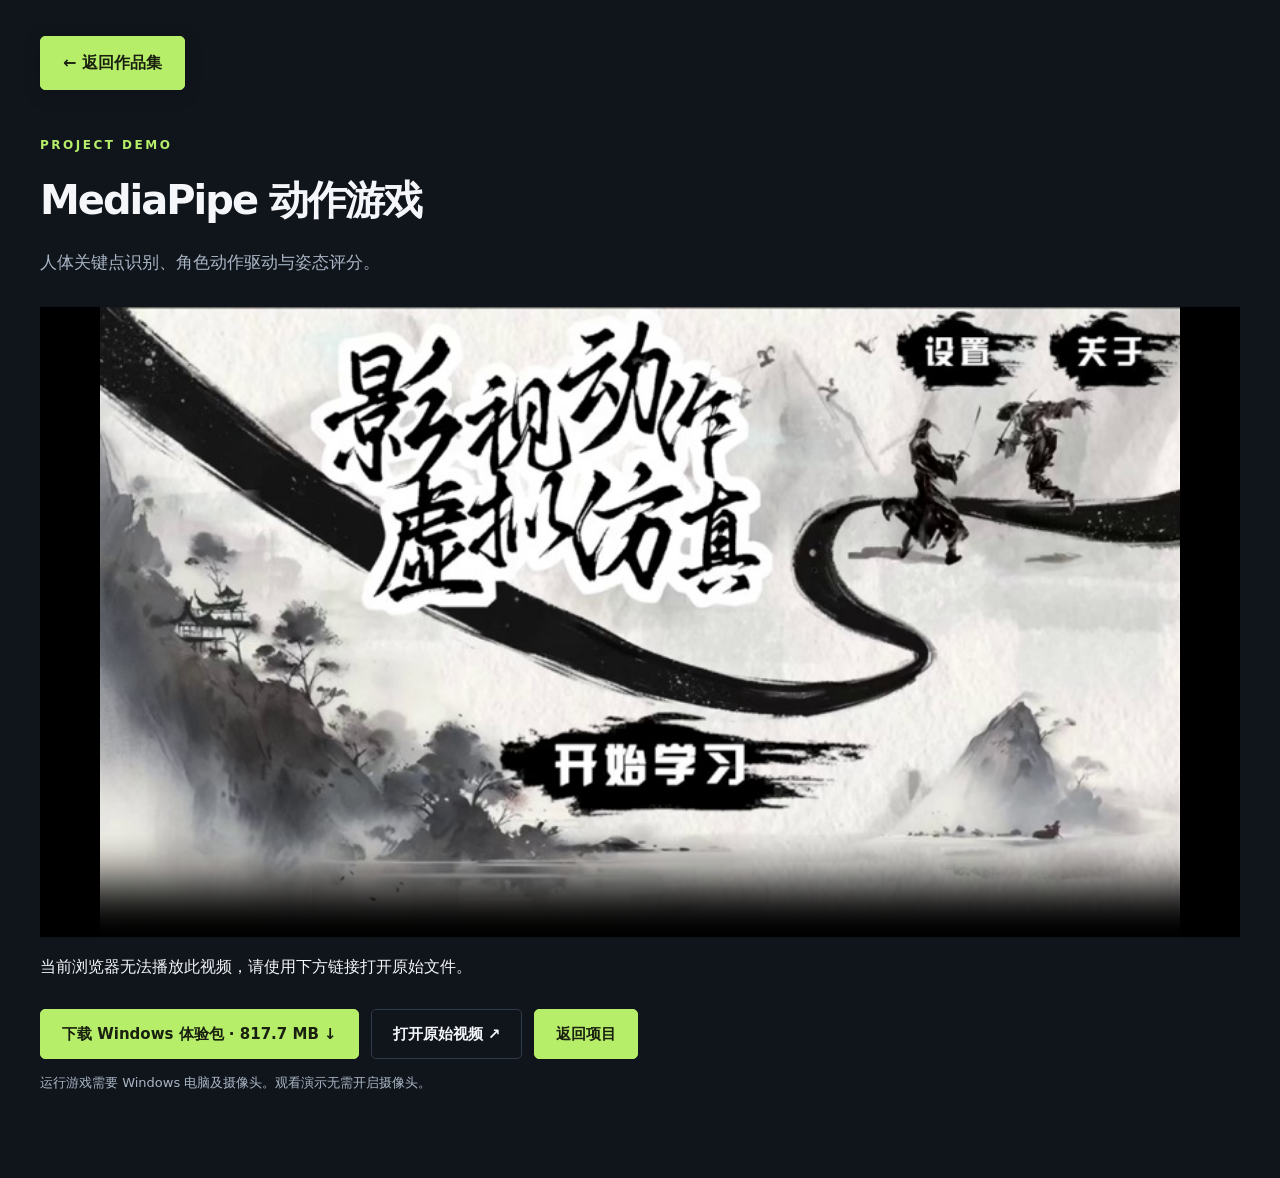
<file: watch.html>
<!doctype html><html lang="zh-CN"><head><meta charset="utf-8"><meta name="viewport" content="width=device-width,initial-scale=1"><title>MediaPipe 动作游戏演示 · 谭子扬</title><link rel="stylesheet" href="style.css"></head><body><main class="wrap watch"><a class="primary back-to-portfolio" href="index.html#mediapipe">← 返回作品集</a><p class="eyebrow">PROJECT DEMO</p><h1>MediaPipe 动作游戏</h1><p class="lead">人体关键点识别、角色动作驱动与姿态评分。</p><video controls playsinline preload="metadata" poster="assets/cover-03.jpg" aria-label="MediaPipe 动作游戏演示"><source src="https://github.com/TZY6/TZY6.github.io/releases/download/portfolio-assets-2026-09/mediapipe-demo.mp4" type="video/mp4">当前浏览器不支持视频播放。</video><p id="video-error" hidden>当前浏览器无法播放此视频，请使用下方链接打开原始文件。</p><div class="hero-actions"><a class="primary" href="https://github.com/TZY6/TZY6.github.io/releases/download/portfolio-assets-2026-09/mediapipe-game.zip" download>下载 Windows 体验包 · 817.7 MB ↓</a><a class="secondary" href="https://github.com/TZY6/TZY6.github.io/releases/download/portfolio-assets-2026-09/mediapipe-demo.mp4" target="_blank" rel="noopener">打开原始视频 ↗</a><a class="primary" href="index.html#mediapipe">返回项目</a></div><p class="note">运行游戏需要 Windows 电脑及摄像头。观看演示无需开启摄像头。</p></main><script>document.querySelector('video').addEventListener('error',function(){document.getElementById('video-error').hidden=false;});document.querySelector('source').addEventListener('error',function(){document.getElementById('video-error').hidden=false;});</script></body></html>
</file>
<file: style.css>
:root{color-scheme:dark;--bg:#10151c;--surface:#19212c;--ink:#f4f6f9;--muted:#aab6c5;--line:#303b49;--accent:#b6ee69;--blue:#8bcbe2}*{box-sizing:border-box}html{scroll-behavior:smooth;scroll-padding-top:95px}body{margin:0;font-family:Inter,'Microsoft YaHei','PingFang SC',system-ui,sans-serif;background:var(--bg);color:var(--ink);line-height:1.75}a{color:inherit;text-decoration:none}button{font:inherit;cursor:pointer}img{max-width:100%}.wrap{width:min(1200px,calc(100% - 80px));margin:auto}header{border-bottom:1px solid var(--line);background:#10151cf5}nav{display:flex;align-items:center;justify-content:space-between;min-height:88px;gap:28px}.brand{font-size:26px;font-weight:850;letter-spacing:-1px}.brand span{font-size:12px;font-weight:500;letter-spacing:2px;color:var(--muted);margin-left:10px}.nav-links{display:flex;align-items:center;gap:28px;font-size:14px}.contact-nav{color:var(--accent)}.hero{display:grid;grid-template-columns:1fr 1fr;gap:60px;padding-top:72px;padding-bottom:70px;align-items:center}.eyebrow{font-size:12px;letter-spacing:2.5px;color:var(--accent);font-weight:650;margin:0 0 20px}h1{font-size:clamp(42px,5vw,64px);letter-spacing:-2px;line-height:1.2;margin:0 0 22px}h1 span{display:block;color:#b9c4d1;font-size:.78em;line-height:1.38;margin-top:18px}.lead{font-size:17px;color:var(--muted);line-height:1.95}.hero-actions{display:flex;gap:12px;flex-wrap:wrap;margin-top:28px}.primary,.secondary{display:inline-flex;justify-content:center;align-items:center;padding:11px 21px;border-radius:5px;font-size:15px;font-weight:600;border:1px solid var(--line)}.primary{background:var(--accent);color:#19200f;border-color:var(--accent)}.secondary{background:transparent;color:var(--ink)}.primary:hover{background:#d2ff94}.secondary:hover,.action:hover{border-color:var(--accent);color:var(--accent)}.hero-tags{font-size:13px;color:#8d9aac;margin-top:30px;word-spacing:4px}.hero-art{border:1px solid #405444;background:#1c2825;padding:16px;box-shadow:18px 18px 0 #1a2324}.art-top,.art-bottom{display:flex;justify-content:space-between;align-items:center;gap:12px;font-size:12px;letter-spacing:1px}.art-top{padding:0 0 15px;color:#b8cfbd}.art-bottom{padding-top:15px;color:#e1e7dc}.art-bottom a{color:var(--accent)}.hero-image{display:block;width:100%;aspect-ratio:1.25;object-fit:cover;object-position:center}.experience{border-top:1px solid var(--line);border-bottom:1px solid var(--line);display:grid;grid-template-columns:repeat(3,1fr);padding:27px 0}.experience div{padding:0 28px;border-right:1px solid var(--line)}.experience div:first-child{padding-left:0}.experience div:last-child{border:0}.experience span,.experience small{display:block;color:var(--muted);font-size:13px}.experience strong{display:block;font-size:17px;margin:6px 0}.section{padding-top:74px;padding-bottom:62px}.section-head{display:flex;align-items:flex-end;justify-content:space-between;gap:22px;margin-bottom:28px}.section-head .eyebrow{margin-bottom:12px}h2{font-size:34px;line-height:1.3;margin:0;letter-spacing:-1px}h2 span{font-size:14px;color:var(--accent);vertical-align:top;margin-left:14px;letter-spacing:0}.section-head>p,.section-intro{font-size:14px;color:var(--muted);margin:0}.projects{display:grid;grid-template-columns:repeat(2,minmax(0,1fr));gap:28px}.project{border:1px solid var(--line);background:var(--surface);border-radius:8px;overflow:hidden;display:flex;flex-direction:column}.cover{background:#0c1118;display:block;overflow:hidden;aspect-ratio:16/9}.cover img{width:100%;height:100%;object-fit:cover;transition:transform .3s}.cover:hover img{transform:scale(1.025)}.project-body{padding:26px;display:flex;flex-direction:column;flex:1}.meta{display:flex;justify-content:space-between;gap:10px;font-size:12px;color:var(--blue)}.meta span:last-child{color:var(--muted)}h3{font-size:24px;line-height:1.4;margin:12px 0 6px;letter-spacing:-.4px}.project-sub{font-size:14px;color:#d4dce5}.project-body>p{font-size:15px;color:var(--muted);margin:15px 0}.tech{font-size:12px;color:var(--blue);letter-spacing:.5px;margin-bottom:22px}.project-actions{display:flex;gap:9px;flex-wrap:wrap;margin-top:auto}.action{border:1px solid #495765;border-radius:4px;padding:8px 12px;font-size:13px}.project-body .note{font-size:12px;margin:13px 0 0;min-height:21px;color:#9aabba}.details-links{margin-top:15px;display:flex;gap:17px;flex-wrap:wrap}.text-button{background:none;border:0;padding:0;color:#b4c3d3;font-size:12px;text-decoration:underline;text-underline-offset:4px}.extra-video{display:flex;justify-content:space-between;align-items:center;gap:25px;margin-top:28px;padding:26px;border:1px solid var(--line);border-radius:8px}.extra-video .eyebrow{font-size:11px}.extra-video h3{font-size:20px;margin-top:6px}.extra-video p{font-size:14px;color:var(--muted);margin:6px 0 0}.portfolio-section{background:#151d27;border-block:1px solid var(--line)}.text-link{font-size:14px;color:var(--accent)}.slides{display:flex;gap:18px;overflow-x:auto;padding:24px 0 15px;scroll-snap-type:x mandatory}.slide-thumb{flex:0 0 270px;background:transparent;color:var(--muted);border:1px solid var(--line);padding:0;border-radius:5px;overflow:hidden;scroll-snap-align:start;text-align:left}.slide-thumb img{display:block;width:100%;height:auto;aspect-ratio:16/9;object-fit:contain;background:#fff}.slide-thumb span{display:block;padding:8px 12px;font-size:12px}.download-row{display:flex;align-items:center;gap:22px;padding:24px 6px;border-bottom:1px solid var(--line)}.download-row:first-child{border-top:1px solid var(--line)}.filetype{display:flex;align-items:center;justify-content:center;width:58px;height:65px;background:#1e2b35;color:var(--blue);font-size:12px;border-radius:4px;flex-shrink:0}.download-row strong{display:block;font-size:18px}.download-row small{display:block;font-size:13px;color:var(--muted);margin-top:4px}.download-icon{margin-left:auto;font-size:24px;color:var(--accent)}.download-row:hover{background:#18212a}.contact{padding-top:55px;padding-bottom:70px}.contact h2{font-size:40px}.email{display:inline-block;font-size:clamp(19px,3vw,30px);color:var(--accent);margin:22px 0;overflow-wrap:anywhere}.contact-links{display:flex;gap:24px;font-size:14px;color:var(--muted)}footer{display:flex;justify-content:space-between;gap:20px;border-top:1px solid var(--line);padding:22px 0 30px;font-size:12px;color:var(--muted)}dialog{width:min(1200px,95vw);max-height:94vh;padding:0;background:#17202b;color:white;border:1px solid #637082;border-radius:8px}dialog::backdrop{background:#000c}.viewer-toolbar,.viewer-bottom{display:flex;justify-content:space-between;align-items:center;gap:12px;padding:12px 18px;font-size:14px}.viewer-toolbar button,.viewer-bottom button{background:#293849;color:white;border:1px solid #4e6178;padding:6px 12px;border-radius:4px}.viewer-bottom button:disabled{opacity:.4;cursor:default}.viewer-image{max-height:72vh;overflow:auto;background:#fff}.viewer-image img{display:block;width:100%;height:auto}.viewer-bottom a{color:var(--accent)}.watch{padding-top:36px;padding-bottom:70px}.watch .eyebrow{margin-top:45px}.watch h1{font-size:40px}.watch video{width:100%;max-height:70vh;display:block;background:black;margin-top:28px}.note{font-size:13px;color:var(--muted)}.skip{position:absolute;top:-100px;padding:10px;background:var(--accent);color:black}.skip:focus{top:0}a:focus-visible,button:focus-visible{outline:3px solid var(--accent);outline-offset:5px}@media(min-width:1450px){.hero{padding-top:90px;padding-bottom:90px}}@media(max-width:850px){.wrap{width:calc(100% - 40px)}.nav-links{gap:16px}.brand span{display:none}.hero{gap:30px}.hero-art{box-shadow:9px 9px 0 #1a2324}.experience div{padding:0 15px}.experience strong{font-size:15px}.project-body{padding:20px}.section-head>p{max-width:180px;text-align:right}.project h3{font-size:21px}}@media(max-width:620px){nav{min-height:78px;gap:12px;flex-wrap:wrap;padding:15px 0}.brand{font-size:24px}.nav-links{font-size:12px;gap:15px;flex-wrap:wrap}.contact-nav{display:none}.hero{grid-template-columns:1fr;padding-top:36px;padding-bottom:42px}.hero h1{font-size:44px}.hero h1 span{font-size:34px}.lead{font-size:16px}.hero-art{margin-right:9px}.hero-image{aspect-ratio:1.65}.experience{grid-template-columns:1fr;gap:20px}.experience div,.experience div:first-child{border:0;padding:0}.projects{grid-template-columns:1fr;gap:23px}.section{padding-top:48px;padding-bottom:42px}.section-head{align-items:flex-start}.section-head>p{display:none}h2{font-size:28px}.extra-video{align-items:flex-start;flex-direction:column}.download-row{gap:14px}.download-row strong{font-size:16px}.filetype{width:48px;height:56px}.contact h2{font-size:30px}.contact{padding-bottom:44px}.contact-links{flex-wrap:wrap;font-size:13px}.viewer-bottom{padding:10px;font-size:12px}.viewer-bottom button{font-size:12px;padding:6px 8px}footer{font-size:10px}}@media(prefers-reduced-motion:reduce){html{scroll-behavior:auto}.cover img{transition:none}}

/* Current portfolio artwork: preserve complete screenshots. */
.cover img{object-fit:contain}.hero-image{object-fit:contain;background:#0c1118}

.watch .back-to-portfolio{min-height:48px;padding:12px 22px;font-size:16px;font-weight:700;box-shadow:0 4px 18px #0003;border:1px solid var(--accent)}

.contact-details{display:flex;flex-wrap:wrap;gap:14px 28px;color:var(--muted);font-size:16px;margin:0 0 24px}.contact-details a:hover{color:var(--accent)}.wechat-id{user-select:all}@media(max-width:620px){.contact-nav{display:inline}.contact-details{flex-direction:column;gap:9px;font-size:15px}}
</file>
<file: carousel.css>
.cover,.carousel-preview{position:relative}.carousel-preview{display:block;background:#0c1118}.cover-play{position:absolute;right:14px;bottom:14px;background:#111a21e8;color:#e4ffbf;border:1px solid #b6ee6966;border-radius:5px;padding:8px 12px;font-size:13px;pointer-events:none}.cover:hover .cover-play,.carousel-preview:hover .cover-play{background:var(--accent);color:#15200b}.carousel-controls{display:flex;align-items:center;gap:8px;margin-top:16px;padding-top:14px;border-top:1px solid #405444}.carousel-controls>button{background:transparent;color:var(--ink);border:1px solid #57685b;border-radius:4px;min-width:34px;min-height:36px;padding:4px 8px;font-size:14px}.carousel-controls>button:hover{background:#304330}.carousel-dots{display:flex;align-items:center;justify-content:center;gap:0;flex:1;flex-wrap:wrap}.carousel-dot{position:relative;width:22px;height:32px;background:none;border:0;padding:0;flex-shrink:0}.carousel-dot::after{content:'';position:absolute;width:6px;height:6px;border-radius:50%;background:#829389;top:13px;left:8px}.carousel-dot[aria-pressed=true]::after{background:var(--accent);box-shadow:0 0 0 3px #b6ee6924}.carousel .art-bottom{min-height:54px;align-items:flex-start;font-size:14px;letter-spacing:0}.carousel #carousel-title{flex:1}.carousel #carousel-kind{font-size:12px;color:var(--muted);white-space:nowrap}.carousel .hero-image{width:100%;aspect-ratio:1.25;object-fit:contain;background:#0c1118}.sr-only{position:absolute;width:1px;height:1px;padding:0;margin:-1px;overflow:hidden;clip:rect(0,0,0,0);white-space:nowrap;border:0}.hero h1 span{font-size:clamp(27px,3.1vw,43px)}@media(max-width:1050px) and (min-width:621px){.carousel-controls{flex-wrap:wrap}.carousel-dots{order:4;flex-basis:100%}.carousel #carousel-pause{margin-left:auto}}@media(max-width:620px){.carousel .hero-image{aspect-ratio:1.6}.carousel-controls{gap:4px}.carousel-dot{width:17px}.carousel-dot::after{left:6px}.carousel-controls>button{min-width:30px;padding:4px 6px;font-size:12px}.hero h1 span{font-size:32px}}@media(max-width:360px){.carousel-controls{flex-wrap:wrap}.carousel-dots{order:4;flex-basis:100%}}
</file>
